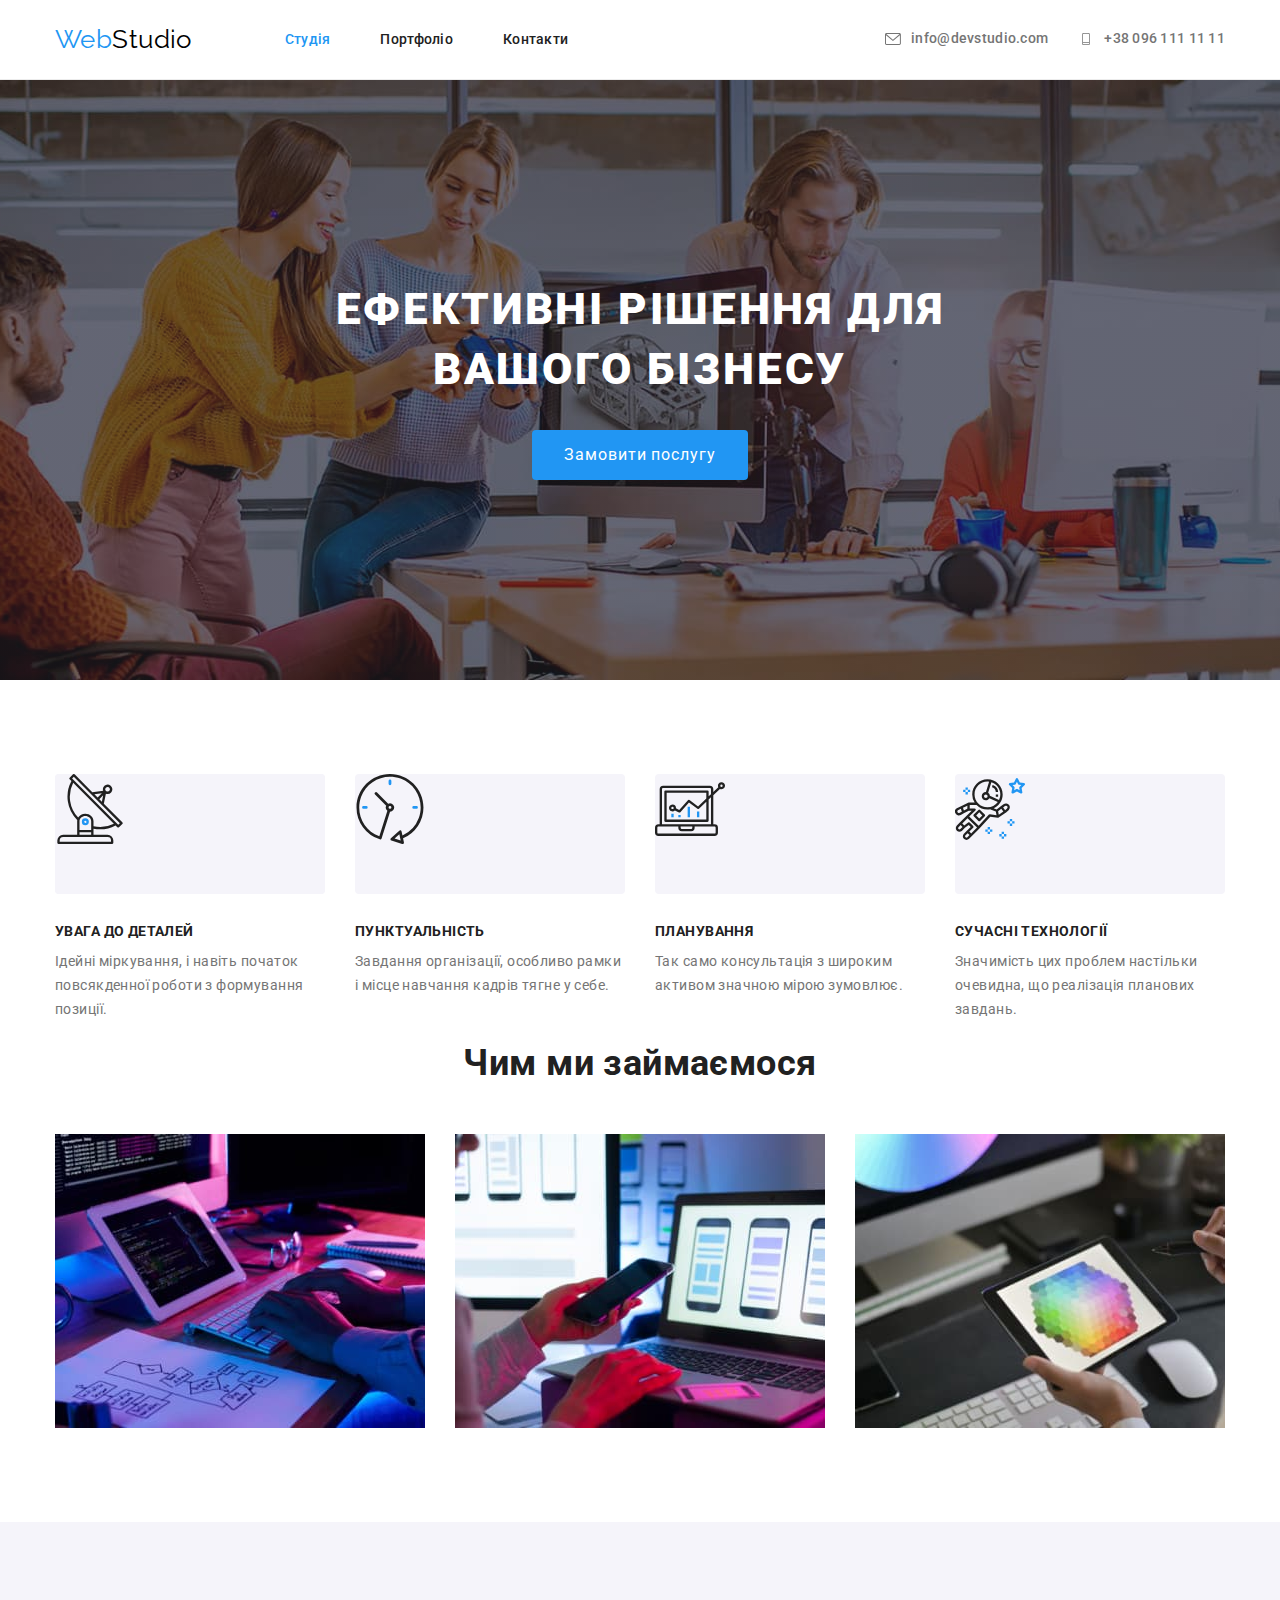
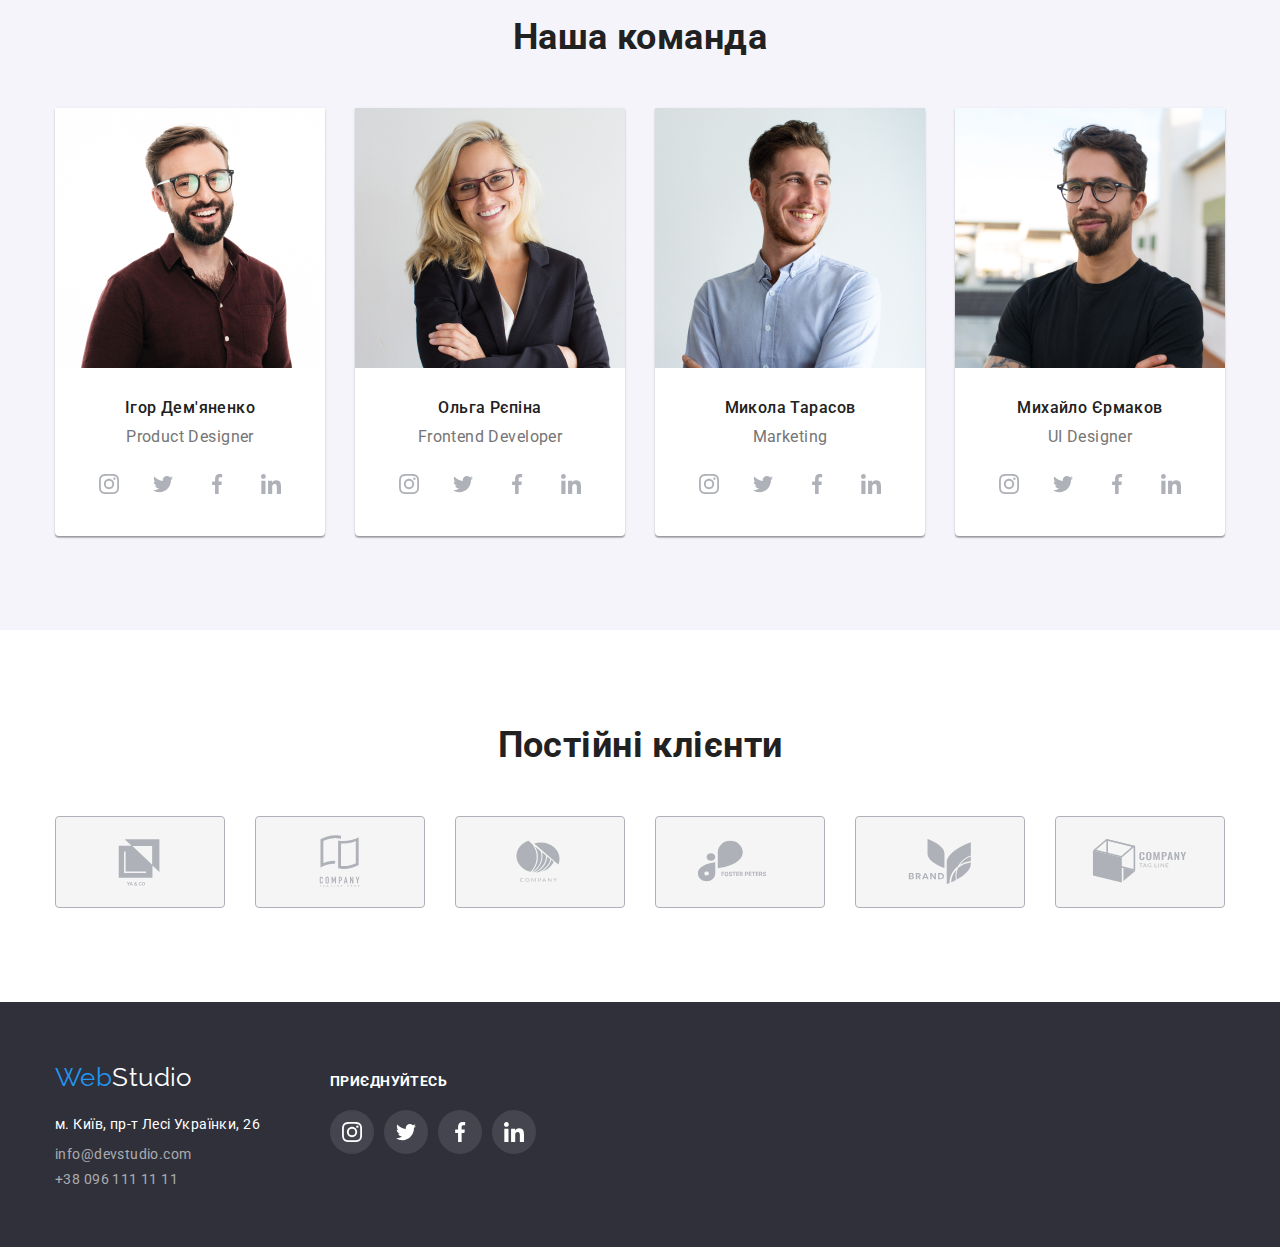
<file: index.html>
<!DOCTYPE html>
<html lang="uk">
  <head>
    <meta charset="utf-8" />
    <meta name="viewport" content="width=device-width, initial-scale=1.0" />
    <title>WebStudio</title>
    <link rel="preconnect" href="https://fonts.googleapis.com" />
    <link rel="preconnect" href="https://fonts.gstatic.com" crossorigin />
    <link
      href="https://fonts.googleapis.com/css2?family=Raleway:wght@700&family=Roboto:wght@400;500;700;900&display=swap"
      rel="stylesheet"
    />
    <link
      rel="stylesheet"
      href="https://cdn.jsdelivr.net/npm/modern-normalize@1.1.0/modern-normalize.min.css"
    />
    <link rel="stylesheet" href="./css/styles.css" />
  </head>
  <body class="page">

    <!--Шапка-->
    <header class="page-header">
      <div class="container page-header-container">
        <nav class="page-navigation">
          <a class="page-logo link" href="./index.html"
            >Web<span class="logo-header">Studio</span></a
          >
          <ul class="site-nave list">
            <li class="site-item">
              <a class="site-link current link" href="./index.html">Студія</a>
            </li>
            <li class="site-item">
              <a class="site-link link" href="./portfolio.html">Портфоліо</a>
            </li>
            <li class="site-item">
              <a class="site-link link" href="#">Контакти</a>
            </li>
          </ul>
        </nav>
        <ul class="auth-nav list">
          <li class="contact-item">
            <div class="mailto">
            <a class="contact-link link" href="mailto:info@devstudio.com"><svg aria-label "іконка конверту" class="contact-list-icon">
              <use href="./images/icons.svg#icon-envelope"></use>
            </svg>info@devstudio.com
            </a>
            </div>
            <div class="telefon">
            <a class="contact-link link" href="tel:+380961111111"><svg aria-label "іконка телефон" class="contact-list-icon">
              <use href="./images/icons.svg#icon-vector-1"></use>
            </svg>+38 096 111 11 11</a>
            </div>  
          </li>
        </ul>
      </div>
    </header>
    <main>

      <!--Герой-->
      <section class="hero section">
        <div class="container">
          <h1 class="hero-title">Ефективні рішення для вашого бізнесу</h1>
          <button class="open-btn" type="button">Замовити послугу</button>
        </div>
      </section>

      <!--Наші переваги-->
      <section class="features section">
        <div class="container">
          <h2 class="section-title visually-hidden">Наші переваги</h2>
          <div class="advantage">

         <!--   <ul class="advantage-list list">
              <li class="advantage-list-item">
                <a href="" class="advantage-list-link">
                  <svg aria-label "іконка антени" class="advantage-list-icon">
                    <use href="./images/icons.svg#icon-antenna"></use>
                  </svg>
                </a>
              </li>
              <li class="advantage-list-item">
                <a href="" class="advantage-list-link">
                  <svg aria-label "іконка годинника" class="advantage-list-icon">
                    <use href="./images/icons.svg#icon-clock"></use>
                  </svg>
                </a>
              </li>
              <li class="advantage-list-item">
                <a href="" class="advantage-list-link">
                  <svg aria-label "іконка діаграми" class="advantage-list-icon">
                    <use href="./images/icons.svg#icon-diagram"></use>
                  </svg>
                </a>
              </li>
              <li class="advantage-list-item">
                <a href="" class="advantage-list-link">
                  <svg aria-label "іконка астронавта" class="advantage-list-icon">
                    <use href="./images/icons.svg#icon-astronaut"></use>
                  </svg>
                </a>
              </li>
            </ul>
          </div>
          <div>
            -->

          <ul class="features-list list">
            <li>
              <div class="advantage">
                <svg aria-label "іконка антени" class="advantage-list-icon">
                  <use href="./images/icons.svg#icon-antenna"></use>
                </svg>
                </div>
              <h3 class="features-title">Увага до деталей</h3>
              <p class="features-text">
                Ідейні міркування, і навіть початок повсякденної роботи з
                формування позиції.
              </p>
            </li>
            <li>
              <div class="advantage">
                <svg aria-label "іконка годинника" class="advantage-list-icon">
                  <use href="./images/icons.svg#icon-clock"></use>
                </svg></div>
              <h3 class="features-title">Пунктуальність</h3>
              <p class="features-text">
                Завдання організації, особливо рамки і місце навчання кадрів
                тягне у себе.
              </p>
            </li>
            <li>
              <div class="advantage">
                <svg aria-label "іконка діаграми" class="advantage-list-icon">
                  <use href="./images/icons.svg#icon-diagram"></use>
                </svg></div>
              <h3 class="features-title">Планування</h3>
              <p class="features-text">
                Так само консультація з широким активом значною мірою зумовлює.
              </p>
            </li>
            <li>
              <div class="advantage">
                <svg aria-label "іконка астронавта" class="advantage-list-icon">
                  <use href="./images/icons.svg#icon-astronaut"></use>
                </svg></div>
              <h3 class="features-title">Сучасні технології</h3>
              <p class="features-text">
                Значимість цих проблем настільки очевидна, що реалізація
                планових завдань.
              </p>
            </li>
          </ul>
          </div>
        </div>
      </section>

      <!--Приклади робіт-->
      <section class="examples section">
        <div class="container">
          <h2 class="section-title">Чим ми займаємося</h2>
          <ul class="examples-list list">
            <li>
              <img
                src="./images/box-1.jpg"
                alt="Людина працює за комп'ютером"
                width="370"
                height="294"
              />
            </li>
            <li>
              <img
                src="./images/box-2.jpg"
                alt="Дівчина з телефоном за комп'ютером"
                width="370"
                height="294"
              />
            </li>
            <li>
              <img
                src="./images/box-3.jpg"
                alt="Дівчина з планшетом"
                width="370"
                height="294"
              />
            </li>
          </ul>
        </div>
      </section>

      <!--Наша команда-->
      <section class="team section">
        <div class="container">
          <h2 class="section-title">Наша команда</h2>
          <ul class="team-list list">
            <li class="team-item">
              <img
                src="./images/img-4.jpg"
                alt="Ігор Дем'яненко"
                width="270"
                height="260"
              />
              <div class="team-card">
                <h3 class="team-title">Ігор Дем'яненко</h3>
                <p class="team-text">Product Designer</p>
                <ul class="social-list list">
                  <li class="social-list-item">
                    <a href="" class="social-list-link">
                      <svg aria-label "іконка інстаграму" class="social-list-icon">
                        <use href="./images/icons.svg#icon-instagram"></use>
                      </svg>
                    </a>
                  </li>
                  <li class="social-list-item">
                    <a href="" class="social-list-link">
                      <svg aria-label "іконка твітеру" class="social-list-icon">
                        <use href="./images/icons.svg#icon-twitter"></use>
                      </svg>
                    </a>
                  </li>
                  <li class="social-list-item">
                    <a href="" class="social-list-link">
                      <svg aria-label "іконка фейсбуку" class="social-list-icon">
                        <use href="./images/icons.svg#icon-facebook"></use>
                      </svg>
                    </a>
                  </li>
                  <li class="social-list-item">
                    <a href="" class="social-list-link">
                      <svg aria-label "іконка лінкедін" class="social-list-icon">
                        <use href="./images/icons.svg#icon-linkedin"></use>
                      </svg>
                    </a>
                  </li>
                </ul>
              </div>
            </li>
            <li class="team-item">
              <img
                src="./images/img-1.jpg"
                alt="Ольга Рєпіна"
                width="270"
                height="260"
              />
              <div class="team-card">
                <h3 class="team-title">Ольга Рєпіна</h3>
                <p class="team-text">Frontend Developer</p>
                <ul class="social-list list">
                  <li class="social-list-item">
                    <a href="" class="social-list-link">
                      <svg aria-label "іконка інстаграму" class="social-list-icon">
                        <use href="./images/icons.svg#icon-instagram"></use>
                      </svg>
                    </a>
                  </li>
                  <li class="social-list-item">
                    <a href="" class="social-list-link">
                      <svg aria-label "іконка твітеру" class="social-list-icon">
                        <use href="./images/icons.svg#icon-twitter"></use>
                      </svg>
                    </a>
                  </li>
                  <li class="social-list-item">
                    <a href="" class="social-list-link">
                      <svg aria-label "іконка фейсбуку" class="social-list-icon">
                        <use href="./images/icons.svg#icon-facebook"></use>
                      </svg>
                    </a>
                  </li>
                  <li class="social-list-item">
                    <a href="" class="social-list-link">
                      <svg aria-label "іконка лінкедін" class="social-list-icon">
                        <use href="./images/icons.svg#icon-linkedin"></use>
                      </svg>
                    </a>
                  </li>
                </ul>
              </div>
            </li>
            <li class="team-item">
              <img
                src="./images/img-2.jpg"
                alt="Микола Тарасов"
                width="270"
                height="260"
              />
              <div class="team-card">
                <h3 class="team-title">Микола Тарасов</h3>
                <p class="team-text">Marketing</p>
                <ul class="social-list list">
                  <li class="social-list-item">
                    <a href="" class="social-list-link">
                      <svg aria-label "іконка інстаграму" class="social-list-icon">
                        <use href="./images/icons.svg#icon-instagram"></use>
                      </svg>
                    </a>
                  </li>
                  <li class="social-list-item">
                    <a href="" class="social-list-link">
                      <svg aria-label "іконка твітеру" class="social-list-icon">
                        <use href="./images/icons.svg#icon-twitter"></use>
                      </svg>
                    </a>
                  </li>
                  <li class="social-list-item">
                    <a href="" class="social-list-link">
                      <svg aria-label "іконка фейсбуку" class="social-list-icon">
                        <use href="./images/icons.svg#icon-facebook"></use>
                      </svg>
                    </a>
                  </li>
                  <li class="social-list-item">
                    <a href="" class="social-list-link">
                      <svg aria-label "іконка лінкедін" class="social-list-icon">
                        <use href="./images/icons.svg#icon-linkedin"></use>
                      </svg>
                    </a>
                  </li>
                </ul>
              </div>
            </li>
            <li class="team-item">
              <img
                src="./images/img-3.jpg"
                alt="Михайло Єрмаков"
                width="270"
                height="260"
              />
              <div class="team-card">
                <h3 class="team-title">Михайло Єрмаков</h3>
                <p class="team-text">UI Designer</p>
                <ul class="social-list list">
                  <li class="social-list-item">
                    <a href="" class="social-list-link">
                      <svg aria-label "іконка інстаграму" class="social-list-icon">
                        <use href="./images/icons.svg#icon-instagram"></use>
                      </svg>
                    </a>
                  </li>
                  <li class="social-list-item">
                    <a href="" class="social-list-link">
                      <svg aria-label "іконка твітеру" class="social-list-icon">
                        <use href="./images/icons.svg#icon-twitter"></use>
                      </svg>
                    </a>
                  </li>
                  <li class="social-list-item">
                    <a href="" class="social-list-link">
                      <svg aria-label"іконка фейсбуку" class="social-list-icon">
                        <use href="./images/icons.svg#icon-facebook"></use>
                      </svg>
                    </a>
                  </li>
                  <li class="social-list-item">
                    <a href="" class="social-list-link">
                      <svg aria-label "іконка лінкедін" class="social-list-icon">
                        <use href="./images/icons.svg#icon-linkedin"></use>
                      </svg>
                    </a>
                  </li>
                </ul>
              </div>
            </li>
          </ul>
        </div>
      </section>

      <!--Постійні клієнти-->
      <section class="client section">
        <div class="container">
          <h2 class="section-title">Постійні клієнти</h2>
          
          <ul class="client-list list">
            <li class="client-list-item">
              <a href="" class="client-list-link">
                <svg aria-label "іконка лого-1" class="client-list-icon">
                  <use href="./images/icons.svg#icon-logo-1"></use>
                </svg>
              </a>
            </li>
            <li class="client-list-item">
              <a href="" class="client-list-link">
                <svg aria-label "іконка лого-2" class="client-list-icon">
                  <use href="./images/icons.svg#icon-logo-2"></use>
                </svg>
              </a>
            </li>
            <li class="client-list-item">
              <a href="" class="client-list-link">
                <svg aria-label "іконка лого-3" class="client-list-icon">
                  <use href="./images/icons.svg#icon-logo-3"></use>
                </svg>
              </a>
            </li>
            <li class="client-list-item">
              <a href="" class="client-list-link">
                <svg aria-label "іконка лого-4" class="client-list-icon">
                  <use href="./images/icons.svg#icon-logo-4"></use>
                </svg>
              </a>
            </li>
            <li class="client-list-item">
              <a href="" class="client-list-link">
                <svg aria-label "іконка лого-5" class="client-list-icon">
                  <use href="./images/icons.svg#icon-logo-5"></use>
                </svg>
              </a>
            </li>
            <li class="client-list-item">
              <a href="" class="client-list-link">
                <svg aria-label "іконка лого-6" class="client-list-icon">
                  <use href="./images/icons.svg#icon-logo-6"></use>
                </svg>
              </a>
            </li> 
          </ul>
          
        </div>
      </section>
    </main>

    <!--Підвал-->
    <footer class="page-footer">
      <div class="container footer-box">
        <div>
        <a class="page-logo link" href="./index.html"
          >Web<span class="logo-footer">Studio</span></a
        >
        <adress>
          <ul class="adress list">
            <li class="adress-item">
              <a
                class="text link"
                href="https://goo.gl/maps/DLpnZsbRSq8GDsMA8"
                target="_blank"
                rel="noreferer noopener nofollow"
                >м. Київ, пр-т Лесі Українки, 26</a
              >
            </li>
            <li class="adress-item">
              <a class="adress-link link" href="mailto:info@devstudio.com"
                >info@devstudio.com</a
              >
            </li>
            <li class="adress-item">
              <a class="adress-link link" href="tel:+380961111111"
                >+38 096 111 11 11</a
              >
            </li>
          </ul>
        </adress>
        </div>
        <div class="network">
        <p class="network-title">Приєднуйтесь</p>
        <ul class="network-list list">
                  <li class="network-list-item">
                    <a href="" class="network-list-link">
                      <svg aria-label "іконка інстаграму" class="network-list-icon">
                        <use href="./images/icons.svg#icon-instagram"></use>
                      </svg>
                    </a>
                  </li>
                  <li class="network-list-item">
                    <a href="" class="network-list-link">
                      <svg aria-label "іконка твітеру" class="network-list-icon">
                        <use href="./images/icons.svg#icon-twitter"></use>
                      </svg>
                    </a>
                  </li>
                  <li class="network-list-item">
                    <a href="" class="network-list-link">
                      <svg aria-label "іконка фейсбуку" class="network-list-icon">
                        <use href="./images/icons.svg#icon-facebook"></use>
                      </svg>
                    </a>
                  </li>
                  <li class="network-list-item">
                    <a href="" class="network-list-link">
                      <svg aria-label "іконка лінкедін" class="network-list-icon">
                        <use href="./images/icons.svg#icon-linkedin"></use>
                      </svg>
                    </a>
                  </li>
        </ul>
        </div>
      </div>
    </footer>
  </body>
</html>
</file>
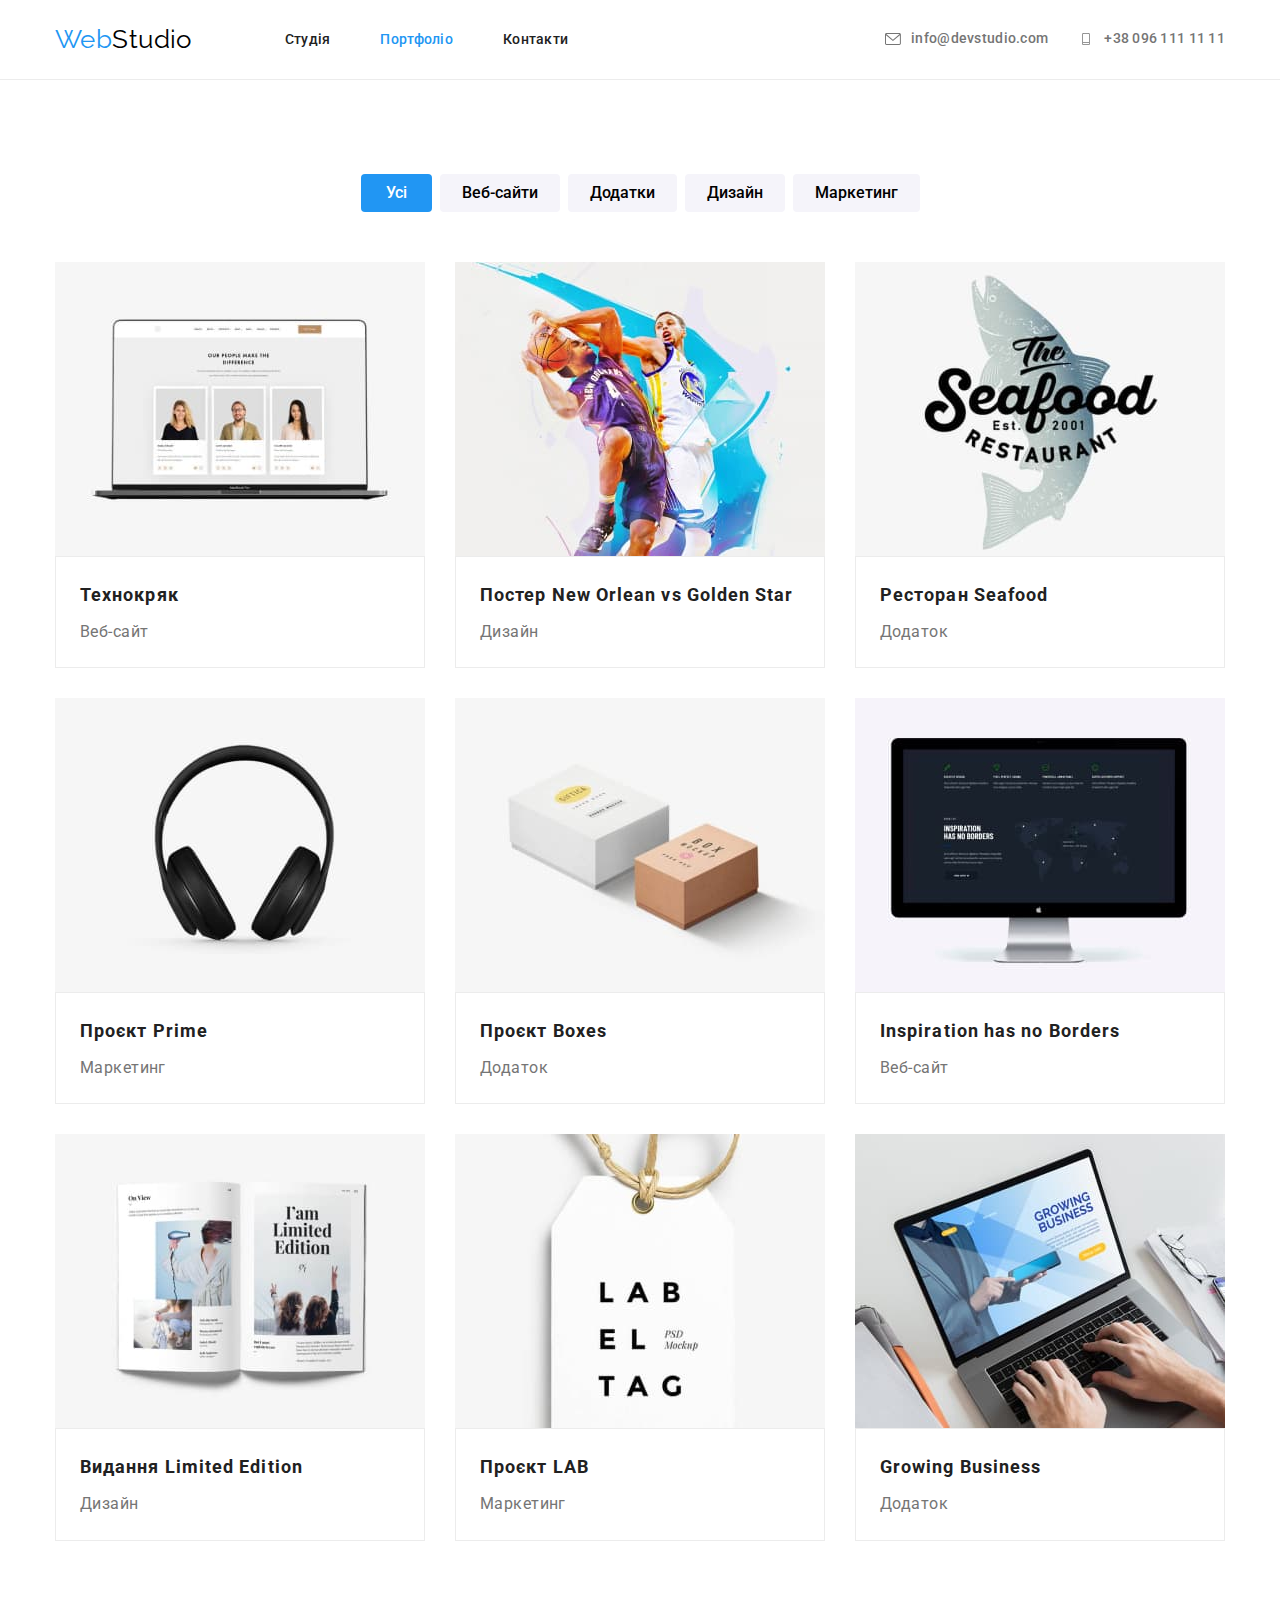
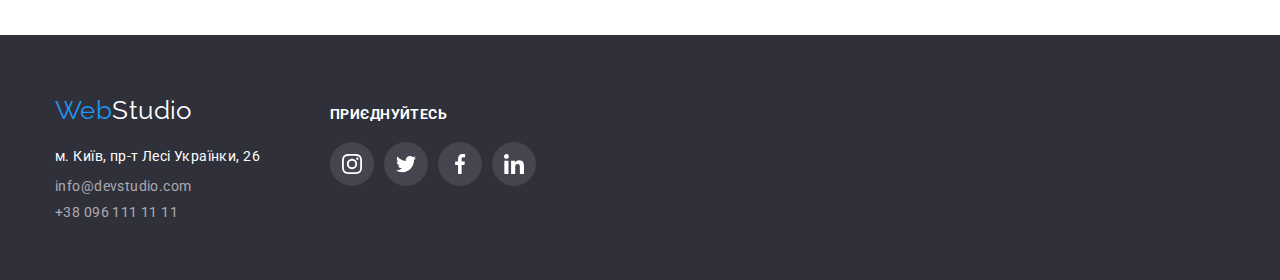
<file: portfolio.html>
<!DOCTYPE html>
<html lang="uk">
  <head>
    <meta charset="UTF-8" />
    <meta http-equiv="X-UA-Compatible" content="IE=edge" />
    <meta name="viewport" content="width=device-width, initial-scale=1.0" />
    <title>WebStudio</title>
    <link rel="preconnect" href="https://fonts.googleapis.com" />
    <link rel="preconnect" href="https://fonts.gstatic.com" crossorigin />
    <link
      href="https://fonts.googleapis.com/css2?family=Raleway:wght@700&family=Roboto:wght@400;500;700;900&display=swap"
      rel="stylesheet"
    />
    <link
      rel="stylesheet"
      href="https://cdn.jsdelivr.net/npm/modern-normalize@1.1.0/modern-normalize.min.css"
    />
    <link rel="stylesheet" href="./css/styles.css" />
  </head>
  <body class="page">
    <!--Шапка-->
    <header class="page-header">
      <div class="container page-header-container">
        <nav class="page-navigation">
          <a class="page-logo link" href="./index.html"
            >Web<span class="logo-header">Studio</span></a
          >
          <ul class="site-nave list">
            <li class="site-item">
              <a class="site-link link" href="./index.html">Студія</a>
            </li>
            <li class="site-item">
              <a class="site-link current link" href="./portfolio.html"
                >Портфоліо</a
              >
            </li>
            <li class="site-item">
              <a class="site-link link" href="#">Контакти</a>
            </li>
          </ul>
        </nav>
        <ul class="auth-nav list">
          <li class="contact-item">
            <div class="mailto">
            <a class="contact-link link" href="mailto:info@devstudio.com"><svg aria-label "іконка конверт" class="contact-list-icon">
                <use href="./images/icons.svg#icon-envelope"></use>
              </svg>info@devstudio.com
              </a>
            </div>
            <div class="telefon">
           <a class="contact-link link" href="tel:+380961111111"><svg aria-label "іконка телефон" class="contact-list-icon">
                <use href="./images/icons.svg#icon-vector-1"></use>
              </svg>+38 096 111 11 11</a>
            </div>
          </li>
        </ul>
      </div>
    </header>
    <main>
      <!--Герой-->
      <section class="portfolio section">
        <div class="container">
          <h1 class="visually-hidden">Портфоліо</h1>
          <ul class="nav-list list">
            <li>
              <button class="btn-portfolio activ" type="button">Усі</button>
            </li>
            <li>
              <button class="btn-portfolio" type="button">Веб-сайти</button>
            </li>
            <li>
              <button class="btn-portfolio" type="button">Додатки</button>
            </li>
            <li><button class="btn-portfolio" type="button">Дизайн</button></li>
            <li>
              <button class="btn-portfolio" type="button">Маркетинг</button>
            </li>
          </ul>
          <ul class="project list">
            <li class="shadow">
              <img
                src="./images/img-5-2.jpg"
                alt="Технокряк"
                width="370"
                height="294"
              />
              <div class="project-card">
                <h3 class="project-title">Технокряк</h3>
                <p class="project-text">Веб-сайт</p>
              </div>
            </li>
            <li class="shadow">
              <img
                src="./images/img-6-2.jpg"
                alt="Постер New Orlean vs Golden Star"
                width="370"
                height="294"
              />
              <div class="project-card">
                <h3 class="project-title">Постер New Orlean vs Golden Star</h3>
                <p class="project-text">Дизайн</p>
              </div>
            </li>
            <li class="shadow">
              <img
                src="./images/img-7-2.jpg"
                alt="Ресторан Seafood"
                width="370"
                height="294"
              />
              <div class="project-card">
                <h3 class="project-title">Ресторан Seafood</h3>
                <p class="project-text">Додаток</p>
              </div>
            </li>
            <li class="shadow">
              <img
                src="./images/img-8-2.jpg"
                alt="Проєкт Prime"
                width="370"
                height="294"
              />
              <div class="project-card">
                <h3 class="project-title">Проєкт Prime</h3>
                <p class="project-text">Маркетинг</p>
              </div>
            </li>
            <li class="shadow">
              <img
                src="./images/img-9-2.jpg"
                alt="Проєкт Boxes"
                width="370"
                height="294"
              />
              <div class="project-card">
                <h3 class="project-title">Проєкт Boxes</h3>
                <p class="project-text">Додаток</p>
              </div>
            </li>
            <li class="shadow">
              <img
                src="./images/img-10-2.jpg"
                alt="Inspiration has no Borders"
                width="370"
                height="294"
              />
              <div class="project-card">
                <h3 class="project-title">Inspiration has no Borders</h3>
                <p class="project-text">Веб-сайт</p>
              </div>
            </li>
            <li class="shadow">
              <img
                src="./images/img-11-2.jpg"
                alt="Видання Limited Edition"
                width="370"
                height="294"
              />
              <div class="project-card">
                <h3 class="project-title">Видання Limited Edition</h3>
                <p class="project-text">Дизайн</p>
              </div>
            </li>
            <li class="shadow">
              <img
                src="./images/img-12-2.jpg"
                alt="Проєкт LAB"
                width="370"
                height="294"
              />
              <div class="project-card">
                <h3 class="project-title">Проєкт LAB</h3>
                <p class="project-text">Маркетинг</p>
              </div>
            </li>
            <li class="shadow">
              <img
                src="./images/img-13-2.jpg"
                alt="Growing Business"
                width="370"
                height="294"
              />
              <div class="project-card">
                <h3 class="project-title">Growing Business</h3>
                <p class="project-text">Додаток</p>
              </div>
            </li>
          </ul>
        </div>
      </section>
    </main>

    <!--Підвал-->
    <footer class="page-footer">
      <div class="container footer-box">
        <div>
          <a class="page-logo link" href="./index.html">Web<span class="logo-footer">Studio</span></a>
          <adress>
            <ul class="adress list">
              <li class="adress-item">
                <a class="text link" href="https://goo.gl/maps/DLpnZsbRSq8GDsMA8" target="_blank"
                  rel="noreferer noopener nofollow">м. Київ, пр-т Лесі Українки, 26</a>
              </li>
              <li class="adress-item">
                <a class="adress-link link" href="mailto:info@devstudio.com">info@devstudio.com</a>
              </li>
              <li class="adress-item">
                <a class="adress-link link" href="tel:+380961111111">+38 096 111 11 11</a>
              </li>
            </ul>
          </adress>
        </div>
        <div class="network">
          <p class="network-title">Приєднуйтесь</p>
          <ul class="network-list list">
            <li class="network-list-item">
              <a href="" class="network-list-link">
                <svg aria-label "іконка інстаграму" class="network-list-icon">
                  <use href="./images/icons.svg#icon-instagram"></use>
                </svg>
              </a>
            </li>
            <li class="network-list-item">
              <a href="" class="network-list-link">
                <svg aria-label "іконка твітеру" class="network-list-icon">
                  <use href="./images/icons.svg#icon-twitter"></use>
                </svg>
              </a>
            </li>
            <li class="network-list-item">
              <a href="" class="network-list-link">
                <svg aria-label "іконка фейсбуку" class="network-list-icon">
                  <use href="./images/icons.svg#icon-facebook"></use>
                </svg>
              </a>
            </li>
            <li class="network-list-item">
              <a href="" class="network-list-link">
                <svg aria-label "іконка лінкедін" class="network-list-icon">
                  <use href="./images/icons.svg#icon-linkedin"></use>
                </svg>
              </a>
            </li>
          </ul>
        </div>
      </div>
    </footer>
    </body>
    
    </html>
</file>
<file: css/styles.css>
:root {
  --primary-text-color: #757575;
  --title-text-color: #212121;
  --accent-color: #2196f3;
  --primary-color-background: #f5f5f5;
  --secondary-color-background: #ffffff;
  --primary-font: "Roboto", sans-serif;
  --secondary-font: "Raleway", sans-serif;
}

h1,
h2,
h3,
p {
  margin-top: 0;
  margin-bottom: 0;
  padding-left: 0;
}

ul {
  margin-top: 0;
  margin-bottom: 0;
}

.link {
  text-decoration: none;
}

.list {
  list-style: none;
}

img {
  display: block;
  max-width: 100%;
  height: auto;
}

button {
  cursor: pointer;
}

body {
  font-family: var(--primary-font);
  color: var(--title-text-color);
  background-color: #ffffff;
  font-size: 14px;
  letter-spacing: 0.03em;
}

.container {
  width: 1200px;
  margin-left: auto;
  margin-right: auto;
  padding-left: 15px;
  padding-right: 15px;
}

.section {
  padding-top: 94px;
  padding-bottom: 94px;
}

.visually-hidden {
  position: absolute;
  width: 1px;
  height: 1px;
  margin: -1px;
  border: 0;
  padding: 0;

  white-space: nowrap;
  clip-path: inset(100%);
  clip: rect(0 0 0 0);
  overflow: hidden;
}

/* Logo/Лого */

.page-logo {
  margin-right: 93px;

  color: var(--accent-color);
  font-family: var(--secondary-font);
  font-size: 26px;
}

.logo-header {
  color: #000000;
  font-family: var(--secondary-font);
  font-size: 26px;
  line-height: 1.19;
}

.logo-footer {
  color: var(--secondary-color-background);
  font-family: var(--secondary-font);
  font-size: 26px;
  line-height: 1.19;
}

/* Header/Шапка */

/* Site nav/Навігація */

.page-header {
  padding-top: 24px;
  padding-bottom: 24px;
  border-bottom: 1px solid #ececec;

  background-color: var(--secondary-color-background);
}

.page-header-container {
  display: flex;
  align-items: center;
  justify-content: space-between;
}

.page-navigation {
  display: flex;
  align-items: center;
}

.site-nave {
  display: flex;
  column-gap: 50px;
  padding-left: 0px;
}

.site-nav .site-link.current {
  color: var(--accent-color);
}

.site-link.current {
  color: var(--accent-color);
}

.site-link:hover {
  color: var(--accent-color);
}
.site-link {
  color: var(--title-text-color);
  background-color: var(--secondary-color-background);
  line-height: 1.14;
  letter-spacing: 0.02em;
  font-weight: 500;
}

/* Auth-nav/Контакти */

.auth-nav {
  display: flex;
  align-items: center;
  padding-left: 0px;
}

.contact-item {
  display: flex;
  align-items: center;
  gap: 30px;
  color: var(--primary-text-color);
  background-color: var(--secondary-color-background);
}
.contact-link {
  display: flex;
  align-items: center;
  caret-color: var(--accent-color);

  color: var(--primary-text-color);
  background-color: var(--secondary-color-background);
  line-height: 1.14;
  letter-spacing: 0.02em;
  font-weight: 500;
}

.contact-link:hover,
.contact-link:focus {
  color: var(--accent-color);
}

.contact-list-icon {
  margin-right: 10px;
  width: 16px;
  height: 12px;
  fill: #757575;
}

.contact-list-icon:hover,
.contact-list-icon:focus {
  fill: var(--accent-color);
}

/* ГОЛОВНА СТОРІНКА */

/* Button/Кнопка */

.open-btn {
  height: 50px;
  min-width: 216px;
  border-radius: 4px;
  border: none;
  padding: 10px 32px;

  color: var(--secondary-color-background);
  background-color: var(--accent-color);
  font-size: 16px;
  line-height: 1.86;
  letter-spacing: 0.06em;
}

/* Hero/Герой */

.hero {
  max-width: 1600px;
  height: 600px;
  margin-left: auto;
  margin-right: auto;
  background-color: #c4c4c4;
  background-image: linear-gradient(
      rgba(47, 48, 58, 0.4),
      rgba(47, 48, 58, 0.4)
    ),
    url("../images/img-1-4.jpg");
  background-size: cover;
  background-position: center;
  background-repeat: no-repeat;

  padding-top: 200px;
  padding-bottom: 200px;
  text-align: center;
}

.hero-title {
  width: 696px;
  height: 120px;
  margin-bottom: 30px;
  margin-left: auto;
  margin-right: auto;

  color: var(--secondary-color-background);
  font-size: 44px;
  line-height: 1.36;
  letter-spacing: 0.06em;
  font-weight: 900;
  text-transform: uppercase;
}

/* Features/Переваги */

.advantage {
  display: flex;
  width: 270px;
  height: 120px;
  padding-left: 0px;
  margin-bottom: 30px;
  background-color: #f5f4fa;
  border-radius: 4px;
}

.advantage-list-icon {
  width: 70px;
  height: 70px;
  fill: #212121;
}

.features {
  padding-bottom: 118px;
}

.features-card {
  flex-basis: calc(100%-60px / 3);
}

.features-list {
  padding-left: 0px;
  display: flex;
  gap: 30px;
}

.section-title {
  margin-bottom: 50px;

  font-size: 36px;
  line-height: 1.17;
  text-align: center;
}

.features-title {
  margin-bottom: 10px;

  line-height: 1.14;
  font-size: 14px;
  text-transform: uppercase;
}

.features-text {
  width: 270px;
  color: var(--primary-text-color);
  line-height: 1.71;
}

/* Examples/Приклади */

.examples {
  padding-top: 0px;
  padding-left: 0px;
}

.examples-card {
  flex-basis: calc(100%-60px / 3);
}

.examples-list {
  display: flex;
  padding-left: 0px;
  gap: 30px;
}

/* Team/Команда */

.team {
  padding-left: 0px;

  background-color: #f5f4fa;
}

.team-card {
  flex-basis: calc(100%-90px / 4);
  padding: 30px;
}

.team-item {
  background: #ffffff;
  box-shadow: 0px 1px 3px rgb(0 0 0 / 12%), 0px 1px 1px rgb(0 0 0 / 14%),
    0px 2px 1px rgb(0 0 0 / 20%);
  border-radius: 0px 0px 4px 4px;
}

.team-list {
  display: flex;
  padding-left: 0px;
  gap: 30px;
}

.team-title {
  font-weight: 500;
  margin-bottom: 10px;
  text-align: center;

  color: #212121;
  font-size: 16px;
  line-height: 1.19;
}

.team-text {
  text-align: center;
  margin-bottom: 16px;

  color: var(--primary-text-color);
  font-size: 16px;
  line-height: 1.19;
}

.social-list {
  display: flex;
  justify-content: center;
  column-gap: 10px;
  padding-left: 0px;
}

.social-list-link {
  display: flex;
  align-items: center;
  justify-content: center;
  width: 44px;
  height: 44px;
  border-radius: 50%;
  background-color: #ffffff;
}

.social-list-link:hover,
.social-list-link:focus {
  background-color: var(--accent-color);
}

.social-list-icon {
  width: 20px;
  height: 20px;
  fill: #afb1b8;
}

.social-list-link:hover .social-list-icon,
.social-list-link:focus .social-list-icon {
  fill: var(--secondary-color-background);
}

/* Постійні клієнти */

.client {
  padding-left: 0px;

  background-color: #ffffff;
}

.client-list {
  display: flex;
  gap: 30px;
  padding-left: 0px;
}

.client-list-link {
  display: flex;
  align-items: center;
  justify-content: center;
  width: 170px;
  height: 92px;
  background-color: #f5f5f5;
  border-radius: 4px;
  border: 1px solid #afb1b8;
}

.client-list-icon {
  width: 106px;
  height: 60px;
  fill: #afb1b8;
}

.client-list-link:hover,
.client-list-link:focus {
  border: 2px solid var(--accent-color);
}

.client-list-link:hover .client-list-icon,
.client-list-link:focus .client-list-icon {
  fill: var(--accent-color);
}

/* ПОРТФОЛІО */

/* Button/Кнопка */

.nav-list {
  display: flex;
  justify-content: center;
  column-gap: 8px;
  padding: 0px;
}

.btn-portfolio {
  padding-top: 6px;
  padding-bottom: 6px;
  padding-left: 22px;
  padding-right: 22px;
  border-radius: 4px;
  border: none;

  background-color: #f5f4fa;
  font-size: 16px;
  line-height: 1.62;
  font-weight: 500;
  text-align: center;
}

.btn-portfolio:hover,
.btn-portfolio:focus {
  box-shadow: 0 2px 2px rgb(0 0 0 / 12%), 0 1px 2px rgb(0 0 0 / 8%),
    0 3px 1px rgb(0 0 0 / 10%);
  color: var(--secondary-color-background);
  background-color: var(--accent-color);
}

.activ {
  padding-top: 6px;
  padding-bottom: 6px;
  padding-left: 25px;
  padding-right: 25px;
  border-radius: 4px;

  color: #ffffff;
  background-color: var(--accent-color);
}

/* Projects/Проекти */

.project {
  display: flex;
  flex-wrap: wrap;
  gap: 30px;
  margin-top: 50px;
  padding-left: 0px;

  background-color: var(--secondari-color-background);
}

.project-card {
  border: 1px solid #ececec;
  padding: 20px 24px;

  flex-basis: calc(100%-60px / 3);
}

.project-title {
  margin-bottom: 4px;

  color: var(--title-text-color);
  font-size: 18px;
  line-height: 2;
  letter-spacing: 0.06em;
}

.project-text {
  color: var(--primary-text-color);
  font-size: 16px;
  line-height: 1.89;
}

.shadow:hover {
  box-shadow: 1px 4px 6px rgb(0 0 0 / 16%), 0px 4px 4px rgb(0 0 0 / 6%),
    0px 1px 1px rgb(0 0 0 / 12%);
}

/* Footer/Підвал */

.footer-box {
  display: flex;
  align-items: baseline;
}

.page-footer .page-logo {
  display: block;
  margin-bottom: 20px;
  margin-right: 0px;
}

.page-footer {
  padding-top: 60px;
  padding-bottom: 60px;

  background-color: #2f303a;
}

.adress {
  padding-left: 0px;
}

.adress-item:not(:last-child) {
  margin-bottom: 9px;
}

.adress .text {
  color: var(--secondary-color-background);
  background-color: #2f303a;
  line-height: 1.71;
}

.adress-link {
  color: rgba(255, 255, 255, 0.6);
}

.adress-link:hover,
.adress-link:focus {
  color: var(--accent-color);
}

.network {
  display: block;
  margin-left: 70px;
}

.network-title {
  margin-bottom: 20px;

  text-transform: uppercase;
  font-weight: 700;
  font-size: 14px;
  text-align: start;
  color: #ffffff;
  line-height: 16.41px;
}

.network-list {
  display: flex;
  justify-content: center;
  column-gap: 10px;
  padding-left: 0px;
}

.network-list-link {
  display: flex;
  align-items: center;
  justify-content: center;
  width: 44px;
  height: 44px;
  border-radius: 50%;
  background-color: rgba(255, 255, 255, 0.1);
}

.network-list-link:hover,
.network-list-link:focus {
  background-color: var(--accent-color);
}

.network-list-icon {
  width: 20px;
  height: 20px;
  fill: #ffffff;
}

.network-list-link:hover .network-list-icon,
.network-list-link:focus .network-list-icon {
  fill: var(--secondary-color-background);
}
</file>
